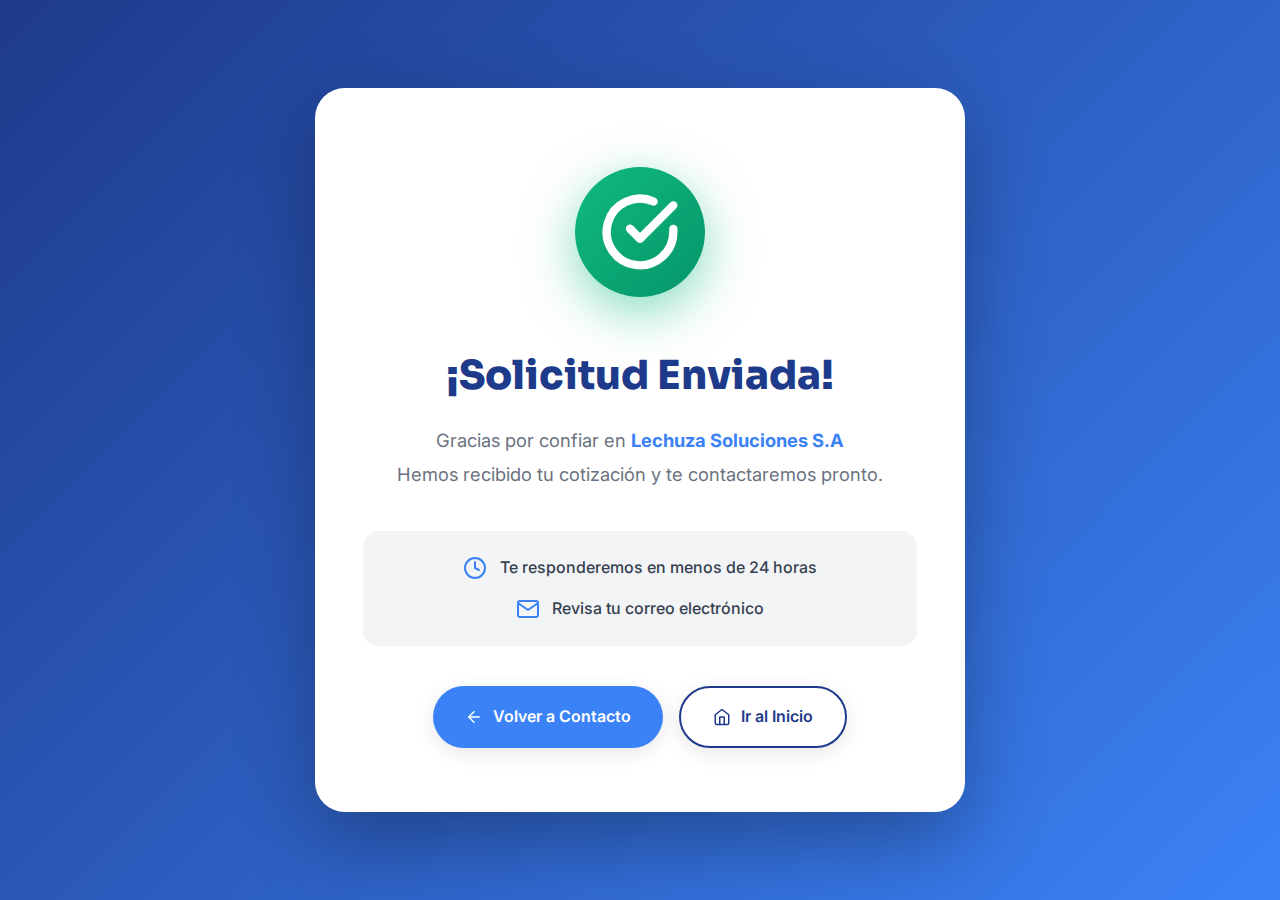
<file: Lechuza Soluciones S.A/form.html>
<!DOCTYPE html>
<html lang="es">
<head>
    <meta charset="UTF-8">
    <meta name="viewport" content="width=device-width, initial-scale=1.0">
    <meta name="description" content="Solicitud Enviada - Lechuza Soluciones S.A">
    <title>Solicitud Enviada - Lechuza Soluciones S.A</title>
    <link rel="shortcut icon" href="img/Favicon.ico" type="image/x-icon">
    
    <!-- Google fonts -->
    <link rel="preconnect" href="https://fonts.googleapis.com">
    <link rel="preconnect" href="https://fonts.gstatic.com" crossorigin>
    <link href="https://fonts.googleapis.com/css2?family=Sora:wght@400;600;700;800&family=Inter:wght@300;400;500;600;700&display=swap" rel="stylesheet">
    
    <!-- CSS -->
    <link rel="stylesheet" href="estilos/styles.css">
</head>
<body class="body-form-success">
    
    <!-- Sección de confirmación centrada -->
    <section class="form-success-wrapper">
        <div class="container">
            <div class="form-success-card">
                
                <!-- Icono de éxito animado -->
                <div class="success-icon-container">
                    <div class="success-checkmark">
                        <svg xmlns="http://www.w3.org/2000/svg" width="80" height="80" viewBox="0 0 24 24" fill="none" stroke="currentColor" stroke-width="2.5" stroke-linecap="round" stroke-linejoin="round">
                            <path d="M22 11.08V12a10 10 0 1 1-5.93-9.14"></path>
                            <polyline points="22 4 12 14.01 9 11.01"></polyline>
                        </svg>
                    </div>
                    <div class="success-ring"></div>
                    <div class="success-ring-2"></div>
                </div>

                <!-- Mensaje principal -->
                <h1 class="form-success-title">¡Solicitud Enviada!</h1>
                <p class="form-success-text">
                    Gracias por confiar en <strong>Lechuza Soluciones S.A</strong><br>
                    Hemos recibido tu cotización y te contactaremos pronto.
                </p>

                <!-- Información destacada -->
                <div class="form-success-info">
                    <div class="success-info-item">
                        <svg xmlns="http://www.w3.org/2000/svg" width="24" height="24" viewBox="0 0 24 24" fill="none" stroke="currentColor" stroke-width="2" stroke-linecap="round" stroke-linejoin="round">
                            <circle cx="12" cy="12" r="10"></circle>
                            <polyline points="12 6 12 12 16 14"></polyline>
                        </svg>
                        <span>Te responderemos en menos de 24 horas</span>
                    </div>
                    
                    <div class="success-info-item">
                        <svg xmlns="http://www.w3.org/2000/svg" width="24" height="24" viewBox="0 0 24 24" fill="none" stroke="currentColor" stroke-width="2" stroke-linecap="round" stroke-linejoin="round">
                            <path d="M4 4h16c1.1 0 2 .9 2 2v12c0 1.1-.9 2-2 2H4c-1.1 0-2-.9-2-2V6c0-1.1.9-2 2-2z"></path>
                            <polyline points="22,6 12,13 2,6"></polyline>
                        </svg>
                        <span>Revisa tu correo electrónico</span>
                    </div>
                </div>

                <!-- Botones de acción -->
                <div class="form-success-buttons">
                    <a href="contacto.html" class="btn-form-primary">
                        <svg xmlns="http://www.w3.org/2000/svg" width="20" height="20" viewBox="0 0 24 24" fill="none" stroke="currentColor" stroke-width="2" stroke-linecap="round" stroke-linejoin="round">
                            <line x1="19" y1="12" x2="5" y2="12"></line>
                            <polyline points="12 19 5 12 12 5"></polyline>
                        </svg>
                        Volver a Contacto
                    </a>
                    
                    <a href="index.html" class="btn-form-secondary">
                        <svg xmlns="http://www.w3.org/2000/svg" width="20" height="20" viewBox="0 0 24 24" fill="none" stroke="currentColor" stroke-width="2" stroke-linecap="round" stroke-linejoin="round">
                            <path d="M3 9l9-7 9 7v11a2 2 0 0 1-2 2H5a2 2 0 0 1-2-2z"></path>
                            <polyline points="9 22 9 12 15 12 15 22"></polyline>
                        </svg>
                        Ir al Inicio
                    </a>
                </div>

            </div>
        </div>
    </section>

</body>
</html>
</file>
<file: Lechuza Soluciones S.A/estilos/styles.css>
/* LECHUZA SOLUCIONES S.A - ESTILOS GLOBALES */

/*  VARIABLES CSS - Definición de colores y tipografías */

:root {
  /* Colores principales (60% - Base) */
  --color-blanco: #FFFFFF;
  --color-azul-oscuro: #1E3A8A;
  --color-azul-oscuro-hover: #1e40af;
  
  /* Colores secundarios (25% - Detalles) */
  --color-azul-brillante: #3B82F6;
  --color-azul-brillante-hover: #2563eb;
  
  /* Color de acento (15% - Atractivo) */
  --color-naranja: #F97316;
  --color-naranja-hover: #ea580c;
  
  /* Colores auxiliares */
  --color-gris-claro: #F3F4F6;
  --color-gris-medio: #6B7280;
  --color-gris-oscuro: #374151;
  --color-negro: #111827;
  
  /* Tipografías */
  --fuente-titulos: 'Sora', sans-serif;
  --fuente-texto: 'Inter', sans-serif;
  
  /* Espaciados */
  --espaciado-pequeno: 1rem;
  --espaciado-medio: 2rem;
  --espaciado-grande: 4rem;
  
  /* Transiciones */
  --transicion-rapida: 0.3s ease;
  --transicion-media: 0.5s ease;
}

/* RESET Y ESTILOS BASE */
* {
  margin: 0;
  padding: 0;
  box-sizing: border-box;
}

html {
  scroll-behavior: smooth;
  font-size: 16px;
}

body {
  font-family: var(--fuente-texto);
  color: var(--color-gris-oscuro);
  background-color: var(--color-blanco);
  line-height: 1.6;
  overflow-x: hidden;
}

/* Contenedor principal para limitar el ancho del contenido */
.container {
  max-width: 1200px;
  margin: 0 auto;
  padding: 0 1.5rem;
}

/* Enlaces sin decoración */
a {
  text-decoration: none;
  color: inherit;
  transition: var(--transicion-rapida);
}

/* Imágenes responsivas */
img {
  max-width: 100%;
  height: auto;
  display: block;
}

/* Listas sin estilo */
ul {
  list-style: none;
}

/* Botón CTA flotante - Visible en todas las páginas */
.cta-flotante {
  position: fixed;
  bottom: 2rem;
  right: 2rem;
  background: var(--color-naranja);
  color: var(--color-blanco);
  padding: 1rem 1.5rem;
  border-radius: 50px;
  display: flex;
  align-items: center;
  gap: 0.5rem;
  font-weight: 600;
  font-size: 0.95rem;
  box-shadow: 0 10px 30px rgba(249, 115, 22, 0.4);
  z-index: 999;
  transition: var(--transicion-rapida);
  cursor: pointer;
}

.cta-flotante:hover {
  background: var(--color-naranja-hover);
  transform: translateY(-3px);
  box-shadow: 0 15px 40px rgba(249, 115, 22, 0.5);
}

.cta-flotante svg {
  width: 20px;
  height: 20px;
}

/* Responsivo para móviles */
@media (max-width: 768px) {
  .cta-flotante {
    bottom: 1rem;
    right: 1rem;
    padding: 0.8rem 1.2rem;
    font-size: 0.85rem;
  }
  
  .cta-flotante span {
    display: none;
  }
  
  .cta-flotante svg {
    width: 24px;
    height: 24px;
  }
}

/* Encabezado / header - navegación principal */
.header {
  background: var(--color-blanco);
  box-shadow: 0 2px 10px rgba(0, 0, 0, 0.1);
  position: sticky;
  top: 0;
  z-index: 998;
  transition: var(--transicion-rapida);
}

.navbar {
  display: flex;
  justify-content: space-between;
  align-items: center;
  padding: 1rem 0;
}

/* Logo de la empresa */
.logo img {
  height: 60px;
  width: auto;
  object-fit: contain;
  transition: var(--transicion-rapida);
}

.logo:hover img {
  transform: scale(1.05);
}

/* Menú hamburguesa (móvil) */
.menu-toggle {
  display: none;
  flex-direction: column;
  gap: 5px;
  background: none;
  border: none;
  cursor: pointer;
  z-index: 1001;
  padding: 10px;
}

.menu-toggle span {
  width: 28px;
  height: 3px;
  background: var(--color-azul-oscuro);
  border-radius: 3px;
  transition: all 0.3s ease;
}

/* Navegación - enlaces */
.nav-menu {
  display: flex;
  align-items: center;
  gap: 2rem;
}

.nav-link {
  font-family: var(--fuente-texto);
  font-weight: 500;
  font-size: 1rem;
  color: var(--color-azul-oscuro);
  padding: 0.5rem 1rem;
  border-radius: 8px;
  transition: var(--transicion-rapida);
}

.nav-link:hover,
.nav-link.active {
  background: var(--color-azul-brillante);
  color: var(--color-blanco);
}

/* Dropdown de servicios */
.dropdown {
  position: relative;
}

.dropdown-menu {
  position: absolute;
  top: 100%;
  left: 0;
  background: var(--color-blanco);
  min-width: 280px;
  box-shadow: 0 10px 30px rgba(0, 0, 0, 0.15);
  border-radius: 12px;
  padding: 1rem 0;
  opacity: 0;
  visibility: hidden;
  transform: translateY(-10px);
  transition: all 0.3s ease;
  z-index: 1000;
}

/* Mostrar dropdown al hacer hover con retraso */
.dropdown:hover .dropdown-menu {
  opacity: 1;
  visibility: visible;
  transform: translateY(0);
  transition-delay: 0.1s;
}

/* Mantener dropdown visible al pasar sobre él */
.dropdown-menu:hover {
  opacity: 1;
  visibility: visible;
}

.dropdown-menu li a {
  display: block;
  padding: 0.8rem 1.5rem;
  color: var(--color-azul-oscuro);
  font-weight: 500;
  transition: var(--transicion-rapida);
}

.dropdown-menu li a:hover {
  background: var(--color-gris-claro);
  color: var(--color-azul-brillante);
  padding-left: 2rem;
}

/* Botón CTA en navegación */
.btn-cta-nav {
  background: var(--color-naranja);
  color: var(--color-blanco);
  padding: 0.7rem 1.5rem;
  border-radius: 50px;
  font-weight: 600;
  font-size: 0.95rem;
  transition: var(--transicion-rapida);
}

.btn-cta-nav:hover {
  background: var(--color-naranja-hover);
  transform: translateY(-2px);
  box-shadow: 0 5px 15px rgba(249, 115, 22, 0.3);
}

/* RESPONSIVE: Menú móvil */
@media (max-width: 968px) {
  /* Mostrar botón hamburguesa */
  .menu-toggle {
    display: flex;
  }
  
  /* Menú principal en móvil - oculto por defecto */
  .nav-menu {
    position: fixed;
    top: 0;
    right: -100%;
    width: 85%;
    max-width: 400px;
    height: 100vh;
    background: var(--color-blanco);
    flex-direction: column;
    align-items: flex-start;
    justify-content: flex-start;
    padding: 6rem 2rem 2rem;
    gap: 0;
    box-shadow: -5px 0 25px rgba(0, 0, 0, 0.2);
    transition: right 0.4s cubic-bezier(0.4, 0, 0.2, 1);
    overflow-y: auto;
    z-index: 2000;
    opacity: 0;
    visibility: hidden;
  }
  
  /* Clase activa - Menú visible */
  .nav-menu.active {
    right: 0;
    opacity: 1;
    visibility: visible;
    z-index: 2000;
  }

  /* Items del menú en móvil */
  .nav-menu li {
    width: 100%;
    border-bottom: 1px solid var(--color-gris-claro);
  }

  .nav-menu li:last-child {
    border-bottom: none;
  }

  /* Enlaces en móvil */
  .nav-link {
    width: 100%;
    padding: 1.2rem 1rem;
    display: block;
    border-radius: 0;
    font-size: 1.05rem;
  }

  /* Botón CTA en móvil */
  .btn-cta-nav {
    width: calc(100% - 2rem);
    margin: 1.5rem 1rem;
    text-align: center;
    display: block;
  }
  
  /* Dropdown en móvil */
  .dropdown {
    width: 100%;
  }

  .dropdown-menu {
    position: static;
    opacity: 1;
    visibility: visible;
    transform: none;
    box-shadow: none;
    padding: 0;
    background: var(--color-gris-claro);
    border-radius: 0;
    max-height: 0;
    overflow: hidden;
    transition: max-height 0.4s cubic-bezier(0.4, 0, 0.2, 1), padding 0.4s ease;
  }
  
  /* Dropdown abierto en móvil */
  .dropdown.active .dropdown-menu {
    max-height: 600px;
    padding: 0.5rem 0;
  }

  .dropdown-menu li {
    border-bottom: 1px solid rgba(255, 255, 255, 0.5);
  }

  .dropdown-menu li:last-child {
    border-bottom: none;
  }

  .dropdown-menu li a {
    padding: 1rem 2rem;
    font-size: 0.95rem;
    background: transparent;
  }

  .dropdown-menu li a:hover {
    background: rgba(255, 255, 255, 0.5);
    padding-left: 2.5rem;
  }
  
  /* Animación del botón hamburguesa */
  .menu-toggle.active span:nth-child(1) {
    transform: rotate(45deg) translate(8px, 8px);
    background: var(--color-azul-oscuro);
  }
  
  .menu-toggle.active span:nth-child(2) {
    opacity: 0;
    transform: translateX(-20px);
  }
  
  .menu-toggle.active span:nth-child(3) {
    transform: rotate(-45deg) translate(7px, -7px);
    background: var(--color-azul-oscuro);
  }

  /* Overlay oscuro */
  .overlay {
    position: fixed;
    top: 0;
    left: 0;
    width: 100%;
    height: 100%;
    background: rgba(0, 0, 0, 0.6);
    z-index: 999;
    opacity: 0;
    visibility: hidden;
    transition: all 0.3s ease;
    backdrop-filter: blur(2px);
    display: none !important;
  }

  /* Overlay activo */
  .overlay.active {
    opacity: 1;
    visibility: visible;
  }
}

/* Sección hero - Quiénes somos */
.hero {
  padding: var(--espaciado-grande) 0;
  background: linear-gradient(135deg, var(--color-blanco) 0%, var(--color-gris-claro) 100%);
}

.hero-content {
  display: grid;
  grid-template-columns: 1fr 1fr;
  gap: 3rem;
  align-items: center;
}

.hero-title {
  font-family: var(--fuente-titulos);
  font-size: 3rem;
  font-weight: 800;
  color: var(--color-azul-oscuro);
  margin-bottom: 1.5rem;
  line-height: 1.2;
}

.hero-description {
  font-size: 1.1rem;
  color: var(--color-gris-medio);
  margin-bottom: 2rem;
  line-height: 1.8;
}

.hero-image img {
  border-radius: 20px;
  box-shadow: 0 20px 50px rgba(0, 0, 0, 0.15);
  transition: var(--transicion-media);
}

.hero-image img:hover {
  transform: scale(1.02);
  box-shadow: 0 25px 60px rgba(0, 0, 0, 0.2);
}

/* Botones primarios */
.btn-primary {
  display: inline-block;
  background: var(--color-azul-brillante);
  color: var(--color-blanco);
  padding: 1rem 2.5rem;
  border-radius: 50px;
  font-weight: 600;
  font-size: 1rem;
  transition: var(--transicion-rapida);
  box-shadow: 0 5px 15px rgba(59, 130, 246, 0.3);
}

.btn-primary:hover {
  background: var(--color-azul-brillante-hover);
  transform: translateY(-3px);
  box-shadow: 0 10px 25px rgba(59, 130, 246, 0.4);
}

/* Responsivo */
@media (max-width: 968px) {
  .hero-content {
    grid-template-columns: 1fr;
    gap: 2rem;
  }
  
  .hero-title {
    font-size: 2.2rem;
  }
  
  .hero-description {
    font-size: 1rem;
  }
}

/* Eslogan */
.eslogan {
  background: var(--color-azul-brillante);
  padding: 2rem 0;
  text-align: center;
}

.eslogan-text {
  font-family: var(--fuente-titulos);
  font-size: 1.3rem;
  font-weight: 600;
  color: var(--color-blanco);
  font-style: italic;
  max-width: 900px;
  margin: 0 auto;
}

@media (max-width: 768px) {
  .eslogan-text {
    font-size: 1.1rem;
  }
}

/* Srvicios destacados */
.servicios-destacados {
  padding: var(--espaciado-grande) 0;
  background: var(--color-blanco);
}

.section-title {
  font-family: var(--fuente-titulos);
  font-size: 2.5rem;
  font-weight: 700;
  color: var(--color-azul-oscuro);
  text-align: center;
  margin-bottom: 3rem;
}

.servicios-grid {
  display: grid;
  grid-template-columns: repeat(4, 1fr);
  gap: 2rem;
}

/* Responsivo para tablets */
@media (max-width: 1200px) {
  .servicios-grid {
    grid-template-columns: repeat(2, 1fr);
  }
}

/* Responsivo para móviles */
@media (max-width: 768px) {
  .servicios-grid {
    grid-template-columns: 1fr;
  }
}

/* Tarjetas de servicios */
.servicio-card {
  background: var(--color-blanco);
  border-radius: 16px;
  padding: 2rem;
  box-shadow: 0 5px 20px rgba(0, 0, 0, 0.08);
  transition: var(--transicion-rapida);
  cursor: pointer;
  border: 2px solid transparent;
}

.servicio-card:hover {
  transform: translateY(-10px);
  box-shadow: 0 15px 40px rgba(0, 0, 0, 0.15);
  border-color: var(--color-azul-brillante);
}

.servicio-icon {
  width: 70px;
  height: 70px;
  background: linear-gradient(135deg, var(--color-azul-brillante), var(--color-azul-oscuro));
  border-radius: 16px;
  display: flex;
  align-items: center;
  justify-content: center;
  margin-bottom: 1.5rem;
}

.servicio-icon svg {
  color: var(--color-blanco);
}

.servicio-title {
  font-family: var(--fuente-titulos);
  font-size: 1.3rem;
  font-weight: 700;
  color: var(--color-azul-oscuro);
  margin-bottom: 1rem;
}

.servicio-description {
  font-size: 1rem;
  color: var(--color-gris-medio);
  line-height: 1.7;
}


.section-subtitle {
  text-align: center;
  color: var(--color-gris-medio);
  font-size: 1.1rem;
  margin-top: -1.5rem;
  margin-bottom: 3rem;
  font-style: italic;
}

/* Responsivo */
@media (max-width: 768px) {
  .carousel-slide img {
    height: 350px;
  }
  
  .carousel-btn {
    width: 40px;
    height: 40px;
  }
  
  .carousel-caption {
    padding: 1.5rem;
  }
  
  .carousel-caption h3 {
    font-size: 1.2rem;
  }
}

/* CTA Final - Llamado a la acción */
.cta-final {
  padding: var(--espaciado-grande) 0;
  background: linear-gradient(135deg, var(--color-azul-oscuro), var(--color-azul-brillante));
  text-align: center;
}

.cta-title {
  font-family: var(--fuente-titulos);
  font-size: 2.5rem;
  font-weight: 700;
  color: var(--color-blanco);
  margin-bottom: 1rem;
}

.cta-description {
  font-size: 1.2rem;
  color: var(--color-blanco);
  opacity: 0.9;
  margin-bottom: 2.5rem;
  max-width: 700px;
  margin-left: auto;
  margin-right: auto;
}

.cta-buttons {
  display: flex;
  justify-content: center;
  gap: 1.5rem;
  flex-wrap: wrap;
}

.btn-whatsapp {
  background: #25D366;
  color: var(--color-blanco);
  padding: 1rem 2rem;
  border-radius: 50px;
  font-weight: 600;
  font-size: 1rem;
  display: inline-flex;
  align-items: center;
  gap: 0.7rem;
  transition: var(--transicion-rapida);
  box-shadow: 0 5px 15px rgba(37, 211, 102, 0.3);
}

.btn-whatsapp:hover {
  background: #20ba5a;
  transform: translateY(-3px);
  box-shadow: 0 10px 25px rgba(37, 211, 102, 0.4);
}

.btn-cotizar {
  background: var(--color-naranja);
  color: var(--color-blanco);
  padding: 1rem 2rem;
  border-radius: 50px;
  font-weight: 600;
  font-size: 1rem;
  transition: var(--transicion-rapida);
  box-shadow: 0 5px 15px rgba(249, 115, 22, 0.3);
}

.btn-cotizar:hover {
  background: var(--color-naranja-hover);
  transform: translateY(-3px);
  box-shadow: 0 10px 25px rgba(249, 115, 22, 0.4);
}

/* Responsivo */
@media (max-width: 768px) {
  .cta-title {
    font-size: 2rem;
  }
  
  .cta-description {
    font-size: 1rem;
  }
  
  .cta-buttons {
    flex-direction: column;
    align-items: center;
  }
  
  .btn-whatsapp,
  .btn-cotizar {
    width: 100%;
    max-width: 300px;
    justify-content: center;
  }
}

/* Footer */
.footer {
  background: var(--color-azul-oscuro);
  color: var(--color-blanco);
  padding: 3rem 0 1.5rem;
}

.footer-content {
  display: grid;
  grid-template-columns: repeat(auto-fit, minmax(250px, 1fr));
  gap: 2.5rem;
  margin-bottom: 2rem;
}

.footer-logo img {
  height: 60px;
  width: auto;
  margin-bottom: 1rem;
  transition: var(--transicion-rapida);
}

.footer-logo:hover img {
  transform: scale(1.05);
}

.footer-description {
  color: rgba(255, 255, 255, 0.8);
  font-size: 0.95rem;
  line-height: 1.6;
  margin-bottom: 1.5rem;
}

/* Redes sociales */
.social-links {
  display: flex;
  gap: 1rem;
}

.social-links a {
  width: 40px;
  height: 40px;
  background: rgba(255, 255, 255, 0.1);
  border-radius: 50%;
  display: flex;
  align-items: center;
  justify-content: center;
  transition: var(--transicion-rapida);
}

.social-links a:hover {
  background: var(--color-naranja);
  transform: translateY(-3px);
}

.footer-title {
  font-family: var(--fuente-titulos);
  font-size: 1.2rem;
  font-weight: 700;
  margin-bottom: 1.5rem;
  color: var(--color-blanco);
}

/* Información de contacto en footer */
.footer-info {
  display: flex;
  flex-direction: column;
  gap: 1rem;
}

.footer-info li {
  display: flex;
  align-items: flex-start;
  gap: 0.8rem;
  color: rgba(255, 255, 255, 0.8);
  font-size: 0.95rem;
}

.footer-info svg {
  color: var(--color-naranja);
  flex-shrink: 0;
  margin-top: 2px;
}

/* Enlaces de footer */
.footer-links {
  display: flex;
  flex-direction: column;
  gap: 0.8rem;
}

.footer-links a {
  color: rgba(255, 255, 255, 0.8);
  font-size: 0.95rem;
  transition: var(--transicion-rapida);
  padding-left: 0;
}

.footer-links a:hover {
  color: var(--color-naranja);
  padding-left: 0.5rem;
}

/* Copyright */
.footer-bottom {
  border-top: 1px solid rgba(255, 255, 255, 0.1);
  padding-top: 1.5rem;
  text-align: center;
}

.footer-bottom p {
  color: rgba(255, 255, 255, 0.6);
  font-size: 0.9rem;
}

/* Responsivo */
@media (max-width: 768px) {
  .footer-content {
    grid-template-columns: 1fr;
    gap: 2rem;
  }
}

/* Paginá: Sobre nosotros - Estilos específicos */
.sobre-hero {
  padding: 5rem 0 3rem;
  background: linear-gradient(135deg, var(--color-azul-oscuro), var(--color-azul-brillante));
  text-align: center;
  color: var(--color-blanco);
}

.sobre-hero h1 {
  font-family: var(--fuente-titulos);
  font-size: 3rem;
  font-weight: 800;
  margin-bottom: 1rem;
}

.sobre-hero p {
  font-size: 1.2rem;
  opacity: 0.9;
  max-width: 700px;
  margin: 0 auto;
}

/* Tarjetas de visión, misión, compromiso */
.valores-section {
  padding: var(--espaciado-grande) 0;
  background: var(--color-blanco);
}

.valores-grid {
  display: grid;
  grid-template-columns: repeat(auto-fit, minmax(300px, 1fr));
  gap: 2rem;
  margin-top: 3rem;
}

.valor-card {
  background: var(--color-gris-claro);
  padding: 2.5rem;
  border-radius: 16px;
  text-align: center;
  transition: var(--transicion-rapida);
  border: 2px solid transparent;
}

.valor-card:hover {
  transform: translateY(-10px);
  border-color: var(--color-azul-brillante);
  box-shadow: 0 15px 40px rgba(0, 0, 0, 0.1);
}

.valor-icon {
  width: 80px;
  height: 80px;
  background: var(--color-azul-brillante);
  border-radius: 50%;
  display: flex;
  align-items: center;
  justify-content: center;
  margin: 0 auto 1.5rem;
}

.valor-icon svg {
  color: var(--color-blanco);
}

.valor-card h3 {
  font-family: var(--fuente-titulos);
  font-size: 1.5rem;
  color: var(--color-azul-oscuro);
  margin-bottom: 1rem;
}

.valor-card p {
  color: var(--color-gris-medio);
  line-height: 1.7;
}

/* Historia de la empresa */
.historia-section {
  padding: var(--espaciado-grande) 0;
  background: var(--color-gris-claro);
}

.historia-content {
  display: grid;
  grid-template-columns: 1fr 1fr;
  gap: 3rem;
  align-items: center;
}

.historia-text h2 {
  font-family: var(--fuente-titulos);
  font-size: 2.2rem;
  color: var(--color-azul-oscuro);
  margin-bottom: 1.5rem;
}

.historia-text p {
  font-size: 1.05rem;
  color: var(--color-gris-medio);
  line-height: 1.8;
  margin-bottom: 1rem;
}

.historia-image img {
  border-radius: 20px;
  box-shadow: 0 20px 50px rgba(0, 0, 0, 0.15);
}

/* Tarjetas de enlaces a galería y testimonios */
.enlaces-section {
  padding: var(--espaciado-grande) 0;
  background: var(--color-blanco);
}

.enlaces-grid {
  display: grid;
  grid-template-columns: repeat(auto-fit, minmax(300px, 1fr));
  gap: 2rem;
  margin-top: 3rem;
}

.enlace-card {
  background: var(--color-azul-brillante);
  padding: 3rem 2rem;
  border-radius: 20px;
  text-align: center;
  color: var(--color-blanco);
  transition: var(--transicion-rapida);
  cursor: pointer;
}

.enlace-card:hover {
  transform: translateY(-10px);
  box-shadow: 0 20px 50px rgba(59, 130, 246, 0.3);
}

.enlace-icon {
  width: 80px;
  height: 80px;
  background: rgba(255, 255, 255, 0.2);
  border-radius: 50%;
  display: flex;
  align-items: center;
  justify-content: center;
  margin: 0 auto 1.5rem;
}

.enlace-card h3 {
  font-family: var(--fuente-titulos);
  font-size: 1.8rem;
  margin-bottom: 1rem;
}

.enlace-card p {
  font-size: 1.05rem;
  opacity: 0.9;
  margin-bottom: 2rem;
}

.btn-enlace {
  background: var(--color-naranja);
  color: var(--color-blanco);
  padding: 0.8rem 2rem;
  border-radius: 50px;
  font-weight: 600;
  display: inline-block;
  transition: var(--transicion-rapida);
}

.btn-enlace:hover {
  background: var(--color-naranja-hover);
  transform: scale(1.05);
}

/* Responsivo */
@media (max-width: 968px) {
  .sobre-hero h1 {
    font-size: 2.2rem;
  }
  
  .historia-content {
    grid-template-columns: 1fr;
  }
  
  .historia-image {
    order: -1;
  }
}

/* Página: Servicios - Hub de servicios */
.servicios-hero {
  padding: 5rem 0 3rem;
  background: linear-gradient(135deg, var(--color-azul-oscuro), var(--color-azul-brillante));
  text-align: center;
  color: var(--color-blanco);
}

.servicios-hero h1 {
  font-family: var(--fuente-titulos);
  font-size: 3rem;
  font-weight: 800;
  margin-bottom: 1rem;
}

.servicios-hero p {
  font-size: 1.2rem;
  opacity: 0.9;
  max-width: 700px;
  margin: 0 auto 1.5rem;
}

.servicios-eslogan {
  background: var(--color-naranja);
  padding: 1.5rem 2rem;
  border-radius: 12px;
  max-width: 800px;
  margin: 2rem auto 0;
  font-size: 1.1rem;
  font-weight: 600;
}

/* Tarjetas de servicios completas */
.servicios-completos {
  padding: var(--espaciado-grande) 0;
  background: var(--color-blanco);
}

.servicios-completos-grid {
  display: grid;
  grid-template-columns: repeat(auto-fit, minmax(320px, 1fr));
  gap: 2.5rem;
  margin-top: 3rem;
}

.servicio-completo-card {
  background: var(--color-blanco);
  border-radius: 20px;
  overflow: hidden;
  box-shadow: 0 5px 20px rgba(0, 0, 0, 0.08);
  transition: var(--transicion-rapida);
  border: 2px solid transparent;
}

.servicio-completo-card:hover {
  transform: translateY(-10px);
  box-shadow: 0 20px 50px rgba(0, 0, 0, 0.15);
  border-color: var(--color-azul-brillante);
}

.servicio-card-icon {
  background: linear-gradient(135deg, var(--color-azul-brillante), var(--color-azul-oscuro));
  padding: 2.5rem;
  display: flex;
  align-items: center;
  justify-content: center;
}

.servicio-card-icon svg {
  width: 60px;
  height: 60px;
  color: var(--color-blanco);
}

.servicio-card-content {
  padding: 2rem;
}

.servicio-card-content h3 {
  font-family: var(--fuente-titulos);
  font-size: 1.5rem;
  color: var(--color-azul-oscuro);
  margin-bottom: 1rem;
}

.servicio-card-content p {
  color: var(--color-gris-medio);
  line-height: 1.7;
  margin-bottom: 1.5rem;
}

.btn-ver-detalles {
  background: var(--color-naranja);
  color: var(--color-blanco);
  padding: 0.8rem 2rem;
  border-radius: 50px;
  font-weight: 600;
  display: inline-block;
  transition: var(--transicion-rapida);
}

.btn-ver-detalles:hover {
  background: var(--color-naranja-hover);
  transform: translateX(5px);
}

/* Páginas de servicios individuales */
.servicio-individual-hero {
  padding: 5rem 0 3rem;
  background: linear-gradient(135deg, var(--color-azul-oscuro), var(--color-azul-brillante));
  color: var(--color-blanco);
}

.servicio-individual-content {
  display: grid;
  grid-template-columns: 1fr 1fr;
  gap: 3rem;
  align-items: center;
}

.servicio-individual-text h1 {
  font-family: var(--fuente-titulos);
  font-size: 2.8rem;
  margin-bottom: 1rem;
}

.servicio-individual-text p {
  font-size: 1.15rem;
  opacity: 0.95;
  line-height: 1.8;
}

.servicio-individual-image img {
  border-radius: 20px;
  box-shadow: 0 20px 50px rgba(0, 0, 0, 0.3);
}

/* Eslogan del servicio */
.servicio-eslogan {
  background: var(--color-naranja);
  padding: 2rem;
  text-align: center;
  color: var(--color-blanco);
}

.servicio-eslogan p {
  font-size: 1.15rem;
  font-weight: 600;
  max-width: 900px;
  margin: 0 auto;
}

/* Detalles del servicio */
.servicio-detalles {
  padding: var(--espaciado-grande) 0;
  background: var(--color-blanco);
}

.servicio-detalles h2 {
  font-family: var(--fuente-titulos);
  font-size: 2.2rem;
  color: var(--color-azul-oscuro);
  text-align: center;
  margin-bottom: 3rem;
}

.servicio-lista {
  max-width: 800px;
  margin: 0 auto;
  display: grid;
  gap: 1.5rem;
}

.servicio-item {
  background: var(--color-gris-claro);
  padding: 1.5rem;
  border-radius: 12px;
  display: flex;
  align-items: flex-start;
  gap: 1rem;
  transition: var(--transicion-rapida);
}

.servicio-item:hover {
  background: var(--color-azul-brillante);
  color: var(--color-blanco);
  transform: translateX(10px);
}

.servicio-item svg {
  color: var(--color-azul-brillante);
  flex-shrink: 0;
  margin-top: 2px;
}

.servicio-item:hover svg {
  color: var(--color-blanco);
}

.servicio-item p {
  font-size: 1.05rem;
  line-height: 1.6;
}

/* Por qué elegirnos */
.por-que-elegirnos {
  padding: var(--espaciado-grande) 0;
  background: var(--color-gris-claro);
}

.por-que-elegirnos h2 {
  font-family: var(--fuente-titulos);
  font-size: 2.2rem;
  color: var(--color-azul-oscuro);
  text-align: center;
  margin-bottom: 3rem;
}

.razones-grid {
  display: grid;
  grid-template-columns: repeat(auto-fit, minmax(280px, 1fr));
  gap: 2rem;
}

.razon-item {
  background: var(--color-blanco);
  padding: 2rem;
  border-radius: 12px;
  display: flex;
  align-items: flex-start;
  gap: 1rem;
  box-shadow: 0 5px 15px rgba(0, 0, 0, 0.05);
  transition: var(--transicion-rapida);
}

.razon-item:hover {
  transform: translateY(-5px);
  box-shadow: 0 10px 30px rgba(0, 0, 0, 0.1);
}

.razon-item svg {
  color: var(--color-naranja);
  flex-shrink: 0;
  margin-top: 2px;
}

.razon-item p {
  font-size: 1rem;
  color: var(--color-gris-medio);
  line-height: 1.6;
}

/* Botón volver */
.btn-volver {
  background: var(--color-azul-brillante);
  color: var(--color-blanco);
  padding: 0.8rem 2rem;
  border-radius: 50px;
  font-weight: 600;
  display: inline-block;
  transition: var(--transicion-rapida);
  margin-top: 2rem;
}

.btn-volver:hover {
  background: var(--color-azul-brillante-hover);
  transform: translateX(-5px);
}

/* Responsivo */
@media (max-width: 968px) {
  .servicio-individual-content {
    grid-template-columns: 1fr;
  }
  
  .servicio-individual-text h1 {
    font-size: 2rem;
  }
}

/* Página: Galeía */
.galeria-hero {
  padding: 5rem 0 3rem;
  background: linear-gradient(135deg, var(--color-azul-oscuro), var(--color-azul-brillante));
  text-align: center;
  color: var(--color-blanco);
}

.galeria-hero h1 {
  font-family: var(--fuente-titulos);
  font-size: 3rem;
  font-weight: 800;
  margin-bottom: 1rem;
}

.galeria-hero p {
  font-size: 1.2rem;
  opacity: 0.9;
}

/* Filtros de categorías */
.galeria-filtros {
  padding: 3rem 0 2rem;
  background: var(--color-blanco);
}

.filtros-buttons {
  display: flex;
  justify-content: center;
  gap: 1rem;
  flex-wrap: wrap;
}

.filtro-btn {
  background: var(--color-gris-claro);
  color: var(--color-azul-oscuro);
  padding: 0.8rem 2rem;
  border: none;
  border-radius: 50px;
  font-weight: 600;
  font-size: 0.95rem;
  cursor: pointer;
  transition: var(--transicion-rapida);
}

.filtro-btn:hover,
.filtro-btn.active {
  background: var(--color-azul-brillante);
  color: var(--color-blanco);
}

/* Grid de galería */
.galeria-grid-section {
  padding: 2rem 0 var(--espaciado-grande);
  background: var(--color-blanco);
}

.categoria-titulo {
  font-family: var(--fuente-titulos);
  font-size: 2rem;
  color: var(--color-azul-oscuro);
  margin: 3rem 0 2rem;
  padding-bottom: 0.5rem;
  border-bottom: 3px solid var(--color-azul-brillante);
}

.galeria-items-grid {
  display: grid;
  grid-template-columns: repeat(auto-fill, minmax(300px, 1fr));
  gap: 2rem;
  margin-bottom: 3rem;
}

.galeria-item {
  position: relative;
  border-radius: 16px;
  overflow: hidden;
  box-shadow: 0 5px 20px rgba(0, 0, 0, 0.1);
  transition: var(--transicion-rapida);
  cursor: pointer;
}

.galeria-item:hover {
  transform: scale(1.03);
  box-shadow: 0 15px 40px rgba(0, 0, 0, 0.2);
}

.galeria-item img {
  width: 100%;
  height: 300px;
  object-fit: cover;
  transition: var(--transicion-rapida);
}

.galeria-item:hover img {
  transform: scale(1.1);
}

.galeria-item-info {
  position: absolute;
  bottom: 0;
  left: 0;
  right: 0;
  background: linear-gradient(to top, rgba(0, 0, 0, 0.9), transparent);
  color: var(--color-blanco);
  padding: 1.5rem;
  transform: translateY(100%);
  transition: var(--transicion-rapida);
}

.galeria-item:hover .galeria-item-info {
  transform: translateY(0);
}

.galeria-item-info h3 {
  font-family: var(--fuente-titulos);
  font-size: 1.2rem;
  margin-bottom: 0.5rem;
}

.galeria-item-info p {
  font-size: 0.95rem;
  opacity: 0.9;
}

/* Página: Testimonios */
.testimonios-hero {
  padding: 5rem 0 3rem;
  background: linear-gradient(135deg, var(--color-azul-oscuro), var(--color-azul-brillante));
  text-align: center;
  color: var(--color-blanco);
}

.testimonios-hero h1 {
  font-family: var(--fuente-titulos);
  font-size: 3rem;
  font-weight: 800;
  margin-bottom: 1rem;
}

.testimonios-hero p {
  font-size: 1.2rem;
  opacity: 0.9;
}

/* Grid de testimonios */
.testimonios-grid-section {
  padding: var(--espaciado-grande) 0;
  background: var(--color-gris-claro);
}

.testimonios-grid {
  display: grid;
  grid-template-columns: repeat(auto-fit, minmax(350px, 1fr));
  gap: 2.5rem;
}

.testimonio-card {
  background: var(--color-blanco);
  padding: 2.5rem;
  border-radius: 20px;
  box-shadow: 0 5px 20px rgba(0, 0, 0, 0.08);
  transition: var(--transicion-rapida);
  position: relative;
}

.testimonio-card:hover {
  transform: translateY(-10px);
  box-shadow: 0 20px 50px rgba(0, 0, 0, 0.15);
}

.testimonio-comillas {
  position: absolute;
  top: 1.5rem;
  left: 2rem;
  font-size: 4rem;
  color: var(--color-azul-brillante);
  opacity: 0.2;
  font-family: Georgia, serif;
  line-height: 1;
}

.testimonio-contenido {
  position: relative;
  z-index: 1;
}

.testimonio-texto {
  font-size: 1.05rem;
  color: var(--color-gris-medio);
  line-height: 1.8;
  margin-bottom: 1.5rem;
  font-style: italic;
}

.testimonio-autor {
  display: flex;
  align-items: center;
  gap: 1rem;
  padding-top: 1rem;
  border-top: 2px solid var(--color-gris-claro);
}

.autor-avatar {
  width: 60px;
  height: 60px;
  background: var(--color-azul-brillante);
  border-radius: 50%;
  display: flex;
  align-items: center;
  justify-content: center;
  color: var(--color-blanco);
  font-family: var(--fuente-titulos);
  font-size: 1.5rem;
  font-weight: 700;
}

.autor-info h4 {
  font-family: var(--fuente-titulos);
  font-size: 1.1rem;
  color: var(--color-azul-oscuro);
  margin-bottom: 0.2rem;
}

.autor-info p {
  font-size: 0.9rem;
  color: var(--color-gris-medio);
}

.testimonio-estrellas {
  display: flex;
  gap: 0.3rem;
  margin-top: 0.5rem;
}

.testimonio-estrellas svg {
  width: 18px;
  height: 18px;
  fill: var(--color-naranja);
}

/* Página: Contacto */
.contacto-hero {
  padding: 5rem 0 3rem;
  background: linear-gradient(135deg, var(--color-azul-oscuro), var(--color-azul-brillante));
  text-align: center;
  color: var(--color-blanco);
}

.contacto-hero h1 {
  font-family: var(--fuente-titulos);
  font-size: 3rem;
  font-weight: 800;
  margin-bottom: 1rem;
}

.contacto-hero p {
  font-size: 1.2rem;
  opacity: 0.9;
}

/* Sección principal de contacto */
.contacto-section {
  padding: var(--espaciado-grande) 0;
  background: var(--color-gris-claro);
}

.contacto-container {
  display: grid;
  grid-template-columns: 1.5fr 1fr;
  gap: 3rem;
  align-items: start;
}

/* Formulario */
.contacto-form {
  background: var(--color-blanco);
  padding: 2.5rem;
  border-radius: 20px;
  box-shadow: 0 5px 20px rgba(0, 0, 0, 0.08);
}

.contacto-form h2 {
  font-family: var(--fuente-titulos);
  font-size: 2rem;
  color: var(--color-azul-oscuro);
  margin-bottom: 2rem;
}

.form-group {
  margin-bottom: 1.5rem;
}

.form-group label {
  display: block;
  font-weight: 600;
  color: var(--color-azul-oscuro);
  margin-bottom: 0.5rem;
  font-size: 0.95rem;
}

.form-group input,
.form-group select,
.form-group textarea {
  width: 100%;
  padding: 0.9rem 1.2rem;
  border: 2px solid var(--color-gris-claro);
  border-radius: 12px;
  font-family: var(--fuente-texto);
  font-size: 1rem;
  transition: var(--transicion-rapida);
  background: var(--color-blanco);
}

.form-group input:focus,
.form-group select:focus,
.form-group textarea:focus {
  outline: none;
  border-color: var(--color-azul-brillante);
  box-shadow: 0 0 0 3px rgba(59, 130, 246, 0.1);
}

.form-group textarea {
  resize: vertical;
  min-height: 150px;
}

.btn-enviar {
  width: 100%;
  background: var(--color-naranja);
  color: var(--color-blanco);
  padding: 1rem 2rem;
  border: none;
  border-radius: 50px;
  font-weight: 600;
  font-size: 1.05rem;
  cursor: pointer;
  transition: var(--transicion-rapida);
  margin-top: 1rem;
}

.btn-enviar:hover {
  background: var(--color-naranja-hover);
  transform: translateY(-3px);
  box-shadow: 0 10px 25px rgba(249, 115, 22, 0.3);
}

/* Información lateral */
.contacto-info-sidebar {
  display: flex;
  flex-direction: column;
  gap: 2rem;
}

.info-box {
  background: var(--color-blanco);
  padding: 2rem;
  border-radius: 16px;
  box-shadow: 0 5px 20px rgba(0, 0, 0, 0.08);
}

.info-box h3 {
  font-family: var(--fuente-titulos);
  font-size: 1.5rem;
  color: var(--color-azul-oscuro);
  margin-bottom: 1.5rem;
}

.info-item {
  display: flex;
  align-items: flex-start;
  gap: 1rem;
  margin-bottom: 1.5rem;
}

.info-item:last-child {
  margin-bottom: 0;
}

.info-icon {
  width: 40px;
  height: 40px;
  background: var(--color-azul-brillante);
  border-radius: 50%;
  display: flex;
  align-items: center;
  justify-content: center;
  flex-shrink: 0;
}

.info-icon svg {
  color: var(--color-blanco);
  width: 20px;
  height: 20px;
}

.info-icon.naranja {
  background: var(--color-naranja);
}

.info-text h4 {
  font-weight: 600;
  color: var(--color-azul-oscuro);
  margin-bottom: 0.3rem;
  font-size: 0.95rem;
}

.info-text p {
  color: var(--color-gris-medio);
  font-size: 0.95rem;
  line-height: 1.6;
}

/* Mapa */
.mapa-container {
  border-radius: 16px;
  overflow: hidden;
  box-shadow: 0 5px 20px rgba(0, 0, 0, 0.08);
  height: 300px;
}

.mapa-container iframe {
  width: 100%;
  height: 100%;
  border: none;
}

/* Responsivo */
@media (max-width: 968px) {
  .contacto-container {
    grid-template-columns: 1fr;
  }
  
  .contacto-hero h1 {
    font-size: 2.2rem;
  }
}

/* Utilidades y animaciones */

/* Animación de entrada */
@keyframes fadeInUp {
  from {
    opacity: 0;
    transform: translateY(30px);
  }
  to {
    opacity: 1;
    transform: translateY(0);
  }
}

.fade-in-up {
  animation: fadeInUp 0.6s ease-out;
}

/* Animación de carga */
.loading {
  display: inline-block;
  width: 20px;
  height: 20px;
  border: 3px solid rgba(255, 255, 255, 0.3);
  border-radius: 50%;
  border-top-color: var(--color-blanco);
  animation: spin 0.8s linear infinite;
}

@keyframes spin {
  to {
    transform: rotate(360deg);
  }
}

/* Estados de mensajes */
.mensaje-exito {
  background: #10b981;
  color: var(--color-blanco);
  padding: 1rem 1.5rem;
  border-radius: 12px;
  margin-top: 1rem;
  display: none;
}

.mensaje-error {
  background: #ef4444;
  color: var(--color-blanco);
  padding: 1rem 1.5rem;
  border-radius: 12px;
  margin-top: 1rem;
  display: none;
}

/* Scroll suave personalizado */
html::-webkit-scrollbar {
  width: 12px;
}

html::-webkit-scrollbar-track {
  background: var(--color-gris-claro);
}

html::-webkit-scrollbar-thumb {
  background: var(--color-azul-brillante);
  border-radius: 6px;
}

html::-webkit-scrollbar-thumb:hover {
  background: var(--color-azul-oscuro);
}

/* Media queries adicionales */

/* Tablets */
@media (max-width: 1024px) {
  :root {
    font-size: 15px;
  }
  
  .container {
    padding: 0 1.25rem;
  }
}

/* Móviles grandes */
@media (max-width: 768px) {
  :root {
    font-size: 14px;
  }
  
  .section-title {
    font-size: 2rem;
  }
  
  .servicios-grid,
  .valores-grid,
  .razones-grid {
    grid-template-columns: 1fr;
  }
}

/* Móviles pequeños */
@media (max-width: 480px) {
  .hero-title,
  .sobre-hero h1,
  .servicios-hero h1,
  .galeria-hero h1,
  .testimonios-hero h1,
  .contacto-hero h1 {
    font-size: 1.8rem;
  }
  
  .cta-title {
    font-size: 1.8rem;
  }
  
  .btn-primary,
  .btn-whatsapp,
  .btn-cotizar {
    padding: 0.8rem 1.5rem;
    font-size: 0.95rem;
  }
}

/* PÁGINA DE CONFIRMACIÓN DE FORMULARIO */

/* Body específico para la página de éxito */
.body-form-success {
  background: linear-gradient(135deg, var(--color-azul-oscuro), var(--color-azul-brillante));
  min-height: 100vh;
  display: flex;
  align-items: center;
  justify-content: center;
  padding: 2rem 0;
}

/* Wrapper principal */
.form-success-wrapper {
  width: 100%;
}

/* Tarjeta de éxito */
.form-success-card {
  background: var(--color-blanco);
  border-radius: 30px;
  padding: 4rem 3rem;
  max-width: 650px;
  margin: 0 auto;
  text-align: center;
  box-shadow: 0 30px 80px rgba(0, 0, 0, 0.3);
  animation: slideInUp 0.6s ease-out;
}

/* Animación de entrada */
@keyframes slideInUp {
  from {
    opacity: 0;
    transform: translateY(50px);
  }
  to {
    opacity: 1;
    transform: translateY(0);
  }
}

/* Contenedor del ícono */
.success-icon-container {
  position: relative;
  width: 160px;
  height: 160px;
  margin: 0 auto 2rem;
  display: flex;
  align-items: center;
  justify-content: center;
}

/* Ícono de check */
.success-checkmark {
  width: 130px;
  height: 130px;
  background: linear-gradient(135deg, #10b981, #059669);
  border-radius: 50%;
  display: flex;
  align-items: center;
  justify-content: center;
  position: relative;
  z-index: 2;
  animation: checkPop 0.8s cubic-bezier(0.175, 0.885, 0.32, 1.275) 0.3s both;
  box-shadow: 0 15px 50px rgba(16, 185, 129, 0.5);
}

.success-checkmark svg {
  color: var(--color-blanco);
  animation: checkDraw 0.6s ease-in-out 0.8s both;
}

/* Anillos decorativos */
.success-ring,
.success-ring-2 {
  position: absolute;
  border-radius: 50%;
  border: 4px solid #10b981;
  opacity: 0;
}

.success-ring {
  width: 140px;
  height: 140px;
  animation: ringExpand 1.5s ease-out infinite;
}

.success-ring-2 {
  width: 140px;
  height: 140px;
  animation: ringExpand 1.5s ease-out 0.5s infinite;
}

/* Animaciones */
@keyframes checkPop {
  0% {
    transform: scale(0);
    opacity: 0;
  }
  50% {
    transform: scale(1.1);
  }
  100% {
    transform: scale(1);
    opacity: 1;
  }
}

@keyframes checkDraw {
  0% {
    opacity: 0;
    transform: scale(0.3) rotate(-20deg);
  }
  100% {
    opacity: 1;
    transform: scale(1) rotate(0deg);
  }
}

@keyframes ringExpand {
  0% {
    width: 140px;
    height: 140px;
    opacity: 0.7;
  }
  100% {
    width: 200px;
    height: 200px;
    opacity: 0;
  }
}

/* Título */
.form-success-title {
  font-family: var(--fuente-titulos);
  font-size: 2.5rem;
  font-weight: 800;
  color: var(--color-azul-oscuro);
  margin-bottom: 1rem;
  animation: fadeIn 0.8s ease-out 0.5s both;
}

/* Texto principal */
.form-success-text {
  font-size: 1.15rem;
  color: var(--color-gris-medio);
  line-height: 1.8;
  margin-bottom: 2.5rem;
  animation: fadeIn 0.8s ease-out 0.7s both;
}

.form-success-text strong {
  color: var(--color-azul-brillante);
  font-weight: 700;
}

@keyframes fadeIn {
  from {
    opacity: 0;
    transform: translateY(20px);
  }
  to {
    opacity: 1;
    transform: translateY(0);
  }
}

/* Información destacada */
.form-success-info {
  background: var(--color-gris-claro);
  border-radius: 16px;
  padding: 1.5rem;
  margin-bottom: 2.5rem;
  display: flex;
  flex-direction: column;
  gap: 1rem;
  animation: fadeIn 0.8s ease-out 0.9s both;
}

.success-info-item {
  display: flex;
  align-items: center;
  justify-content: center;
  gap: 0.8rem;
  font-size: 1rem;
  color: var(--color-gris-oscuro);
  font-weight: 500;
}

.success-info-item svg {
  color: var(--color-azul-brillante);
  flex-shrink: 0;
}

/* Botones */
.form-success-buttons {
  display: flex;
  gap: 1rem;
  justify-content: center;
  flex-wrap: wrap;
  animation: fadeIn 0.8s ease-out 1.1s both;
}

.btn-form-primary,
.btn-form-secondary {
  display: inline-flex;
  align-items: center;
  gap: 0.6rem;
  padding: 1rem 2rem;
  border-radius: 50px;
  font-weight: 600;
  font-size: 1rem;
  transition: var(--transicion-rapida);
  box-shadow: 0 5px 20px rgba(0, 0, 0, 0.1);
  font-family: var(--fuente-texto);
}

.btn-form-primary {
  background: var(--color-azul-brillante);
  color: var(--color-blanco);
}

.btn-form-primary:hover {
  background: var(--color-azul-brillante-hover);
  transform: translateY(-3px);
  box-shadow: 0 10px 30px rgba(59, 130, 246, 0.4);
}

.btn-form-secondary {
  background: var(--color-blanco);
  color: var(--color-azul-oscuro);
  border: 2px solid var(--color-azul-oscuro);
}

.btn-form-secondary:hover {
  background: var(--color-azul-oscuro);
  color: var(--color-blanco);
  transform: translateY(-3px);
  box-shadow: 0 10px 30px rgba(30, 58, 138, 0.3);
}

.btn-form-primary svg,
.btn-form-secondary svg {
  width: 18px;
  height: 18px;
}

/* Responsive - Tablets */
@media (max-width: 968px) {
  .form-success-card {
    padding: 3rem 2.5rem;
    border-radius: 25px;
  }
  
  .form-success-title {
    font-size: 2.2rem;
  }
  
  .form-success-text {
    font-size: 1.05rem;
  }
}

/* Responsive - Móviles */
@media (max-width: 768px) {
  .body-form-success {
    padding: 1.5rem 0;
  }
  
  .form-success-card {
    padding: 3rem 2rem;
    border-radius: 20px;
  }
  
  .success-icon-container {
    width: 130px;
    height: 130px;
  }
  
  .success-checkmark {
    width: 100px;
    height: 100px;
  }
  
  .success-checkmark svg {
    width: 60px;
    height: 60px;
  }
  
  .success-ring,
  .success-ring-2 {
    border-width: 3px;
  }
  
  .form-success-title {
    font-size: 1.9rem;
  }
  
  .form-success-text {
    font-size: 1rem;
  }
  
  .form-success-info {
    padding: 1.2rem;
  }
  
  .success-info-item {
    font-size: 0.95rem;
  }
  
  .form-success-buttons {
    flex-direction: column;
    gap: 0.8rem;
  }
  
  .btn-form-primary,
  .btn-form-secondary {
    width: 100%;
    justify-content: center;
  }
}

/* Responsive - Móviles pequeños */
@media (max-width: 480px) {
  .form-success-card {
    padding: 2.5rem 1.5rem;
  }
  
  .success-icon-container {
    width: 110px;
    height: 110px;
  }
  
  .success-checkmark {
    width: 85px;
    height: 85px;
  }
  
  .success-checkmark svg {
    width: 50px;
    height: 50px;
  }
  
  .form-success-title {
    font-size: 1.6rem;
  }
  
  .form-success-text {
    font-size: 0.95rem;
  }
  
  .btn-form-primary,
  .btn-form-secondary {
    padding: 0.9rem 1.5rem;
    font-size: 0.95rem;
  }
}
</file>
